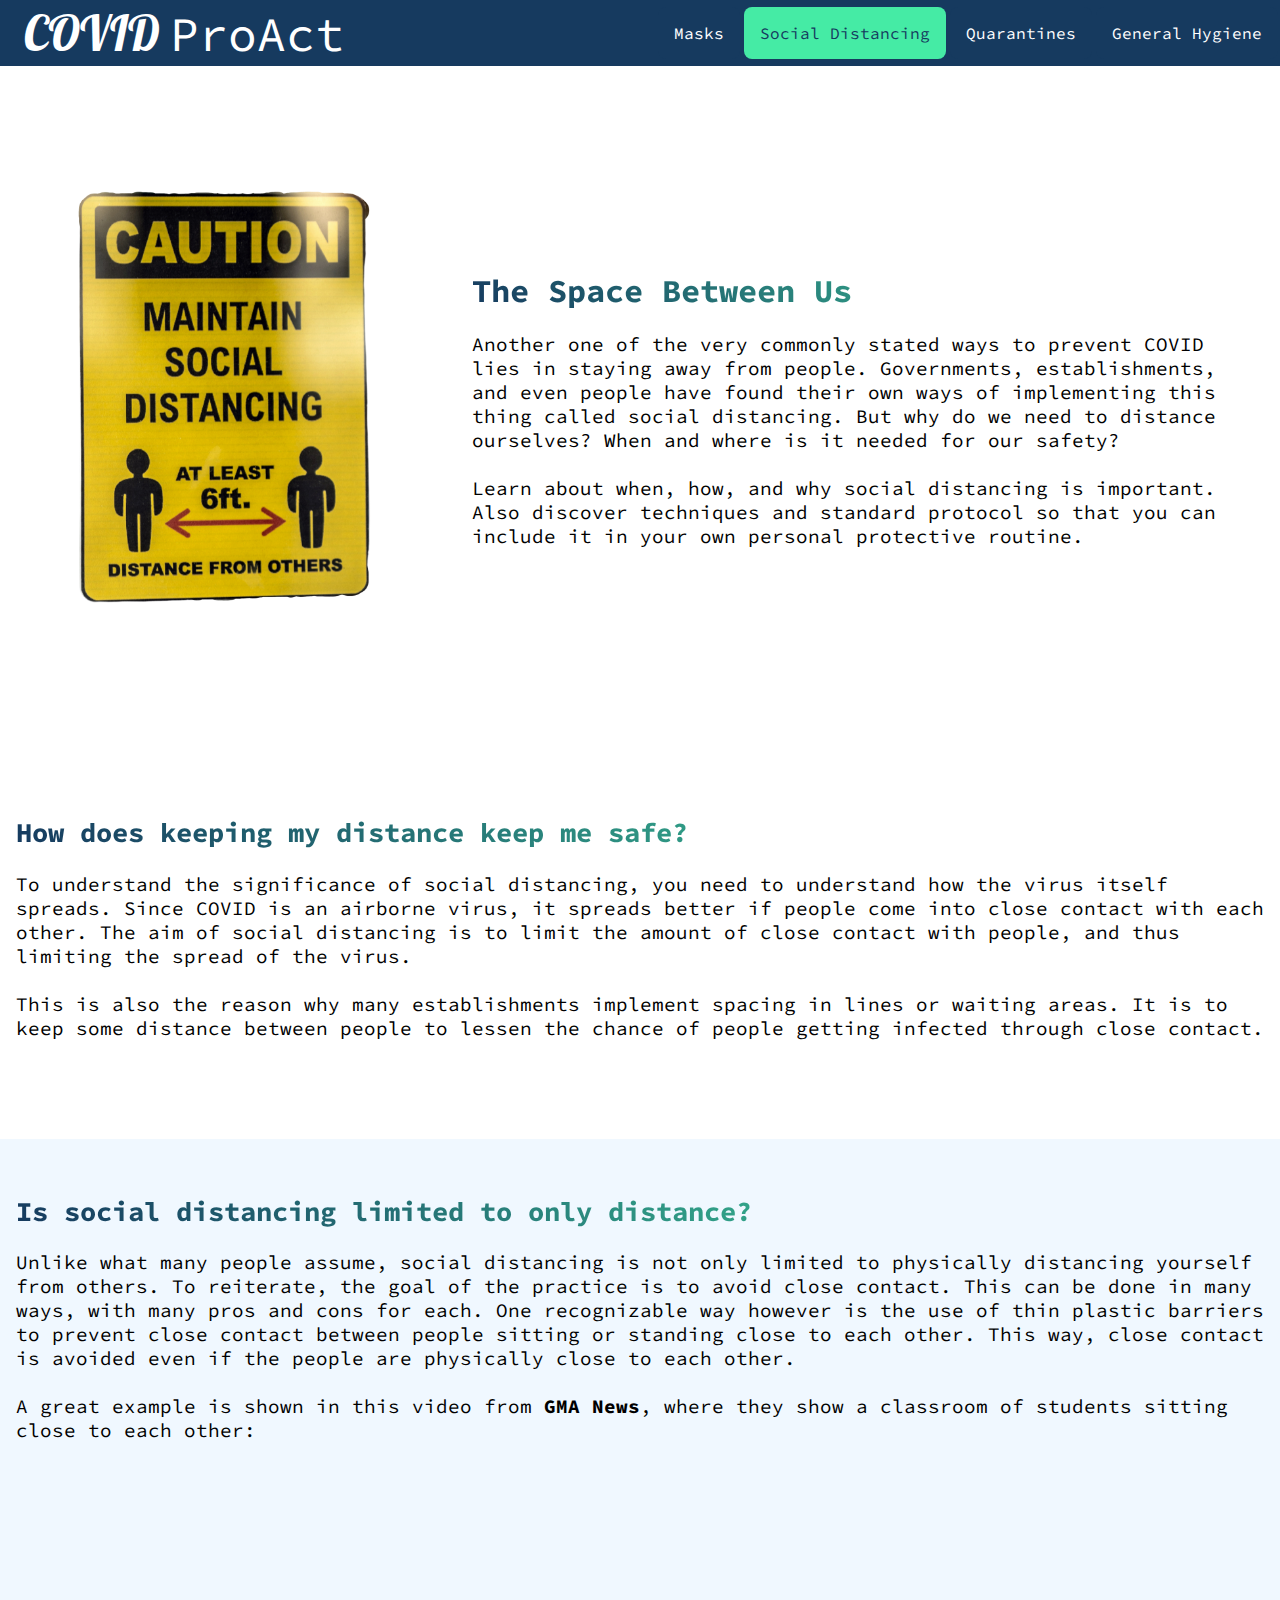
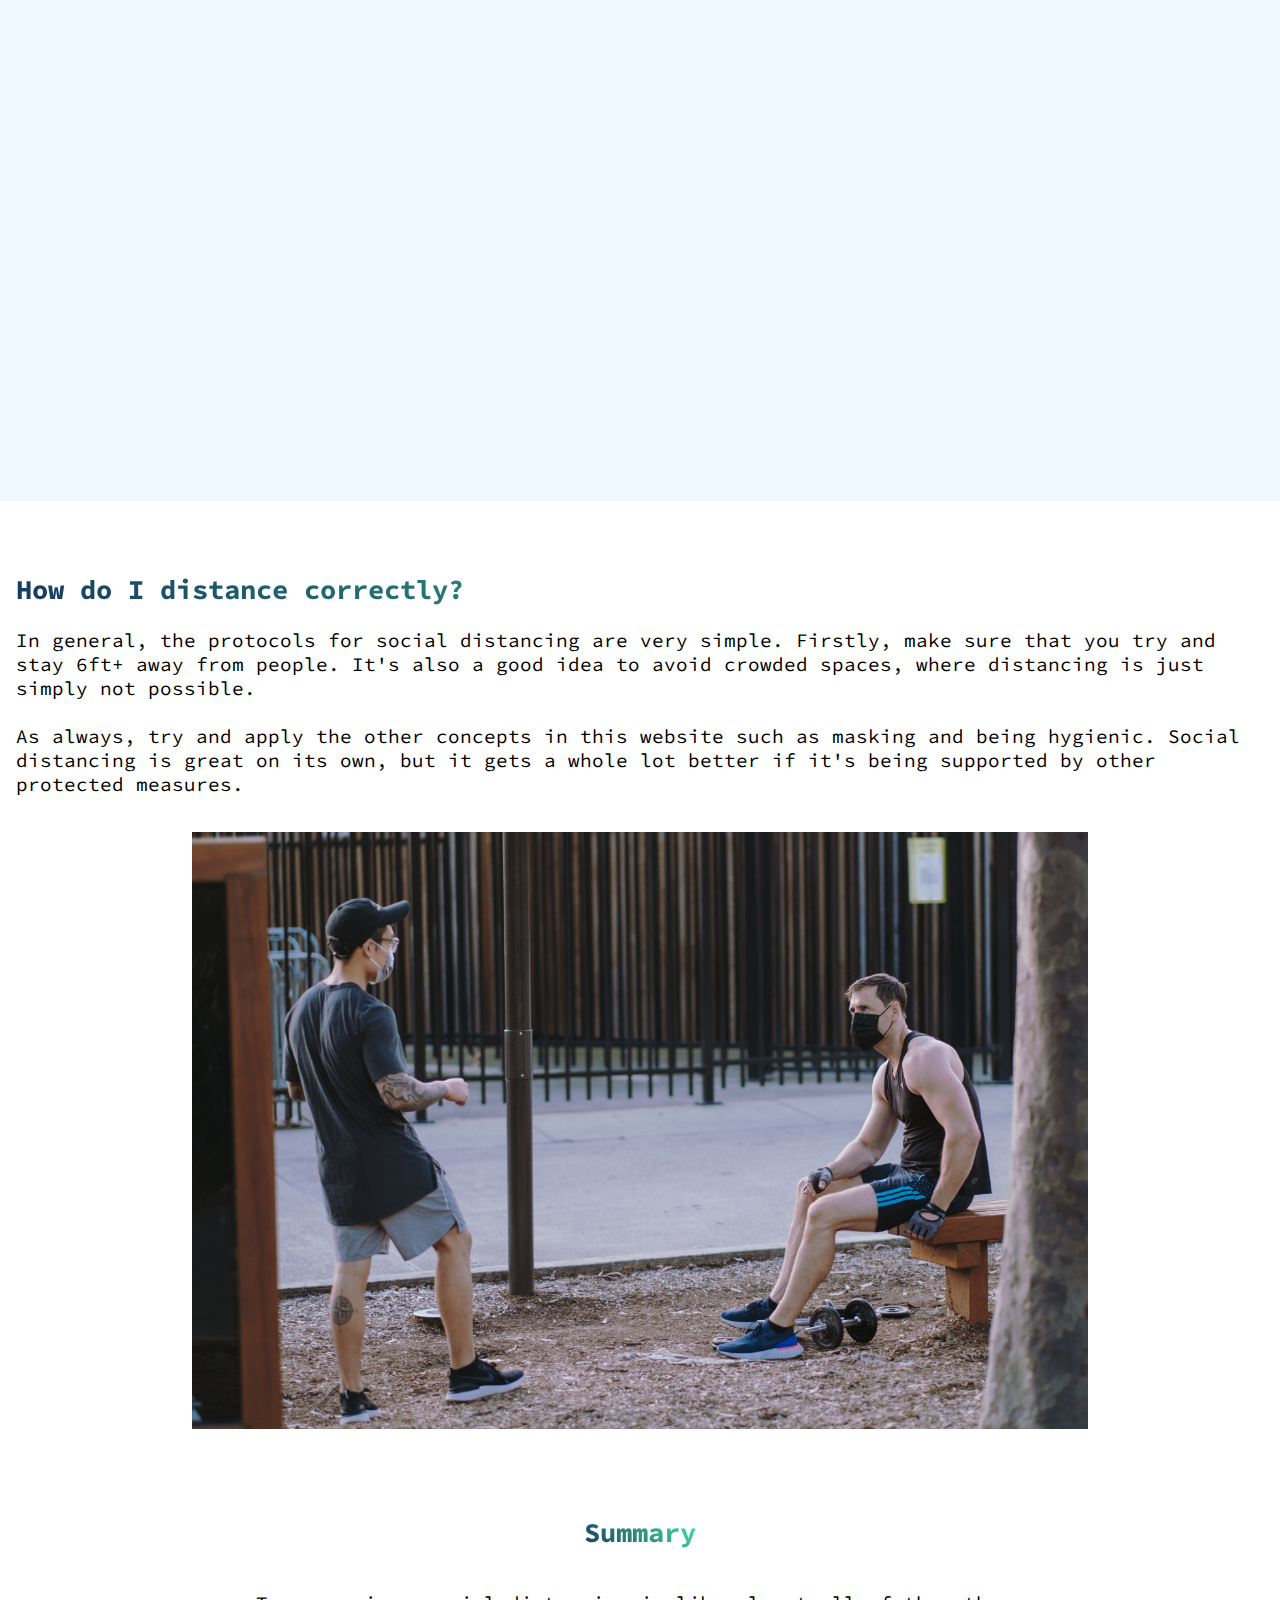
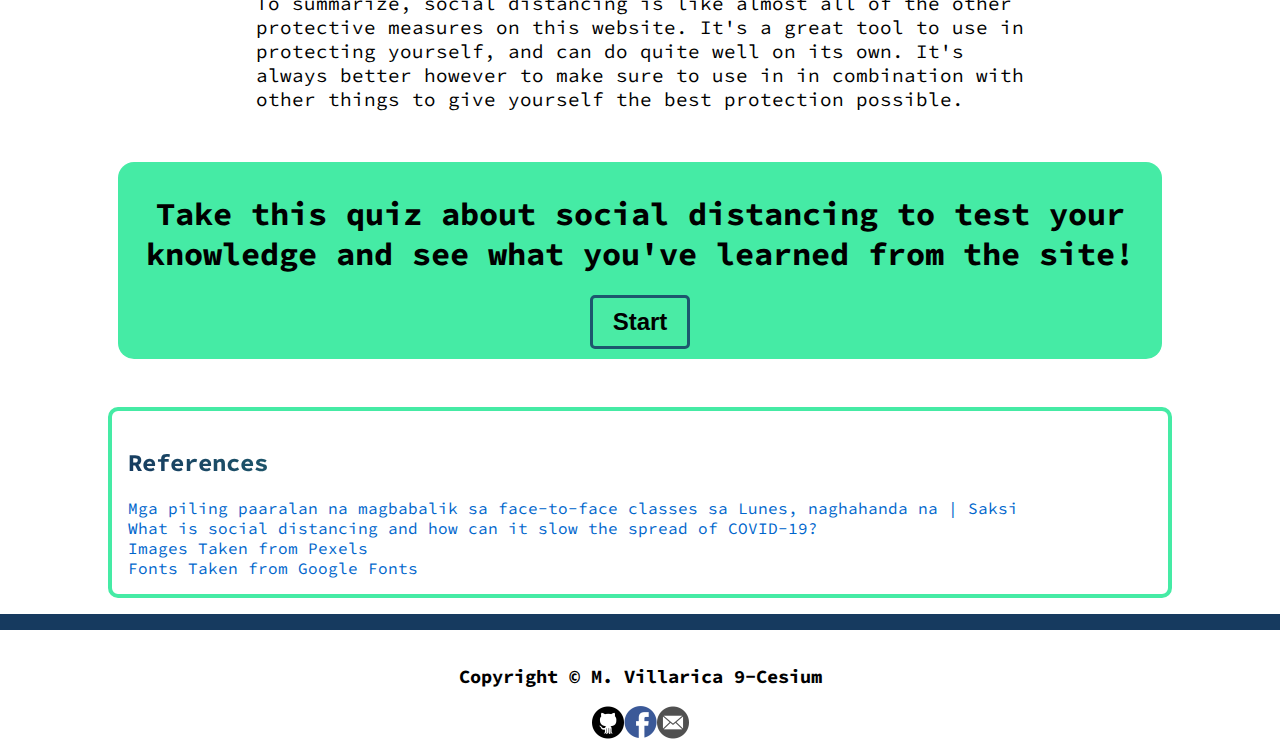
<file: html/distance.html>
<!DOCTYPE html>
<html lang="en">

<head>
    <meta charset="UTF-8">
    <meta name="viewport" content="width=device-width, initial-scale=1.0">

    <meta name="author" content="Miguel Villarica">
    <meta name="keywords" content="COVID, protection, distancing">


    <!--stylesheets-->
    <link rel="stylesheet" href="../css/extra/constant.css">
    <link rel="stylesheet" href="../css/distancing.css">
    <link rel="stylesheet" href="../css/extra/quiz.css">
    <link rel="stylesheet" href="https://fonts.googleapis.com/icon?family=Material+Icons">
    <script src="../javascript/nav.js" defer></script>
    <script src="../javascript/distancingQuiz.js" defer></script>

    <link rel="icon" href="../resources/images/websiteLogo.svg">
    <title>COVID ProAct: Distancing</title>
</head>

<body>
    <nav class="navbar">
        <a href="../index.html" class="nav-title">COVID <span>ProAct</span> </a>
        <a href="masks.html" class="nav-link">Masks</a>
        <a href="distance.html" class="nav-link current-page">Social Distancing</a>
        <a href="quarantine.html" class="nav-link">Quarantines</a>
        <a href="hygiene.html" class="nav-link">General Hygiene</a>
        <button class="nav-button" onclick="openNav()">
            <span class="material-icons nav-btn-icon">menu</span>
        </button>
    </nav>

    <main>
        <section class="distancing-intro">
            <img src="../resources/images/distancing-img-nobg.png" alt="COVID" class="intro-img">
            <article class="intro-text">
                <h1 class="gradient">The Space Between Us</h1>
                <p>
                    Another one of the very commonly stated ways to prevent COVID lies in staying away from people.
                    Governments, establishments, and even people have found their own ways of implementing this thing
                    called social distancing. But why do we need to distance ourselves? When and where is it needed for
                    our safety?
                    <br><br>
                    Learn about when, how, and why social distancing is important. Also discover techniques and standard
                    protocol so that you can include it in your own personal protective routine.
                </p>
            </article>
        </section>

        <section class="distancing-explain">
            <article class="explain-text">
                <h2 class="gradient">How does keeping my distance keep me safe?</h2>
                <p>
                    To understand the significance of social distancing, you need to understand how the virus itself
                    spreads. Since COVID is an airborne virus, it spreads better if people come into close contact with
                    each other. The aim of social distancing is to limit the amount of close
                    contact with people, and thus limiting the spread of the virus.
                    <br><br>
                    This is also the reason why many establishments implement spacing in lines or waiting areas. It is
                    to keep some distance between people to lessen the chance of people getting infected through close
                    contact.
                </p>
            </article>
        </section>

        <section class="distancing-video">
            <article class="video-text">
                <h2 class="gradient">Is social distancing limited to only distance?</h2>
                <p>
                    Unlike what many people assume, social distancing is not only limited to physically distancing
                    yourself from others. To reiterate, the goal of the practice is to avoid close contact. This can be
                    done in many ways, with many pros and cons for each. One recognizable way however is the use of thin
                    plastic barriers to prevent close contact between people sitting or standing close to each other.
                    This way, close contact is avoided even if the people are physically close to each other.
                    <br><br>
                    A great example is shown in this video from <strong>GMA News</strong>, where they show a classroom
                    of students sitting close to each other:
                </p>
            </article>
            <iframe src="https://www.youtube.com/embed/taTDwhVojH0?&autoplay=1&mute=1" title="YouTube video player"
                frameborder="0"
                allow="accelerometer; autoplay; clipboard-write; encrypted-media; gyroscope; picture-in-picture"
                allowfullscreen class="yt-video">
            </iframe>
        </section>

        <section class="correct-distancing">
            <article class="correct-text">
                <h2 class="gradient">How do I distance correctly?</h2>
                <p>
                    In general, the protocols for social distancing are very simple. Firstly, make sure that you try and
                    stay 6ft+ away from people. It's also a good idea to avoid crowded spaces, where distancing is just
                    simply not possible.
                    <br><br>
                    As always, try and apply the other concepts in this website such as masking and being hygienic.
                    Social distancing is great on its own, but it gets a whole lot better if it's being supported by
                    other protected measures.
                </p>
            </article>
            <img src="../resources/images/distancingPage/distance-conversation.jpg"
                alt="Socially Distanced Conversation">
        </section>

        <article class="summary">
            <h2 class="gradient">Summary</h2>
            <p>
                To summarize, social distancing is like almost all of the other protective measures on this website.
                It's a great tool to use in protecting yourself, and can do quite well on its own. It's always better
                however to make sure to use in in combination with other things to give yourself the best protection
                possible.
            </p>
        </article>

        <!-- !Quiz starts below -->
        <section class="quiz-container" id="quiz-container">
            <div id="item-container" class="hide">
                <div class="quiz-stats">
                    <div id="checker" class="checker">Checking...</div>
                    <div id="score" class="score">0</div>
                </div>
                <!-- Holds the question. Text supplied in javascript -->
                <div id="question" class="question"></div>
                <!-- Answer buttons. Answers supplied in javascript -->
                <div id="ans-btns" class="btn-grid">
                    <button class="btn"></button>
                    <button class="btn"></button>
                    <button class="btn"></button>
                    <button class="btn"></button>
                </div>
            </div>
            <!-- Quiz controls -->
            <article id="start-text" class="start-text">
                <h1 class="start-msg">
                    Take this quiz about social distancing to test your knowledge and see what you've learned from the
                    site!
                </h1>
            </article>
            <div class="controls">
                <button id="start-btn" class="start-btn btn">Start</button>
                <button id="next-btn" class="next-btn btn hide">Next</button>
                <button id="end-btn" class="end-btn btn hide">Finish Quiz</button>
            </div>
            <article id="end-text" class="end-text hide">
                <h1 class="end-msg">Thank you for answering this quiz. I hope you learned something from this website!
                </h1>
                <h2 class="final-score" id="final-score"></h2>
            </article>
        </section>

        <section class="references">
            <h2 class="gradient">References</h2>
            <a href="https://www.youtube.com/watch?v=taTDwhVojH0">Mga piling paaralan na magbabalik sa face-to-face
                classes sa Lunes, naghahanda na | Saksi</a>
            <a href="https://hub.jhu.edu/2020/03/13/what-is-social-distancing/">What is social distancing and how can it
                slow the spread of COVID-19? </a>
            <a href="https://www.pexels.com/">Images Taken from Pexels</a>
            <a href="https://fonts.google.com/">Fonts Taken from Google Fonts</a>
        </section>
    </main>

    <footer>
        <h3 class="copyright">
            Copyright © M. Villarica 9-Cesium
        </h3>
        <div class="social-container">
            <a href="https://github.com/MiguelMVil"></a>
            <a href="https://www.facebook.com/miguel.villarica.523/"></a>
            <a href="https://discord.gg/FzJuDTVM"></a>
        </div>
    </footer>
</body>

</html>
</file>
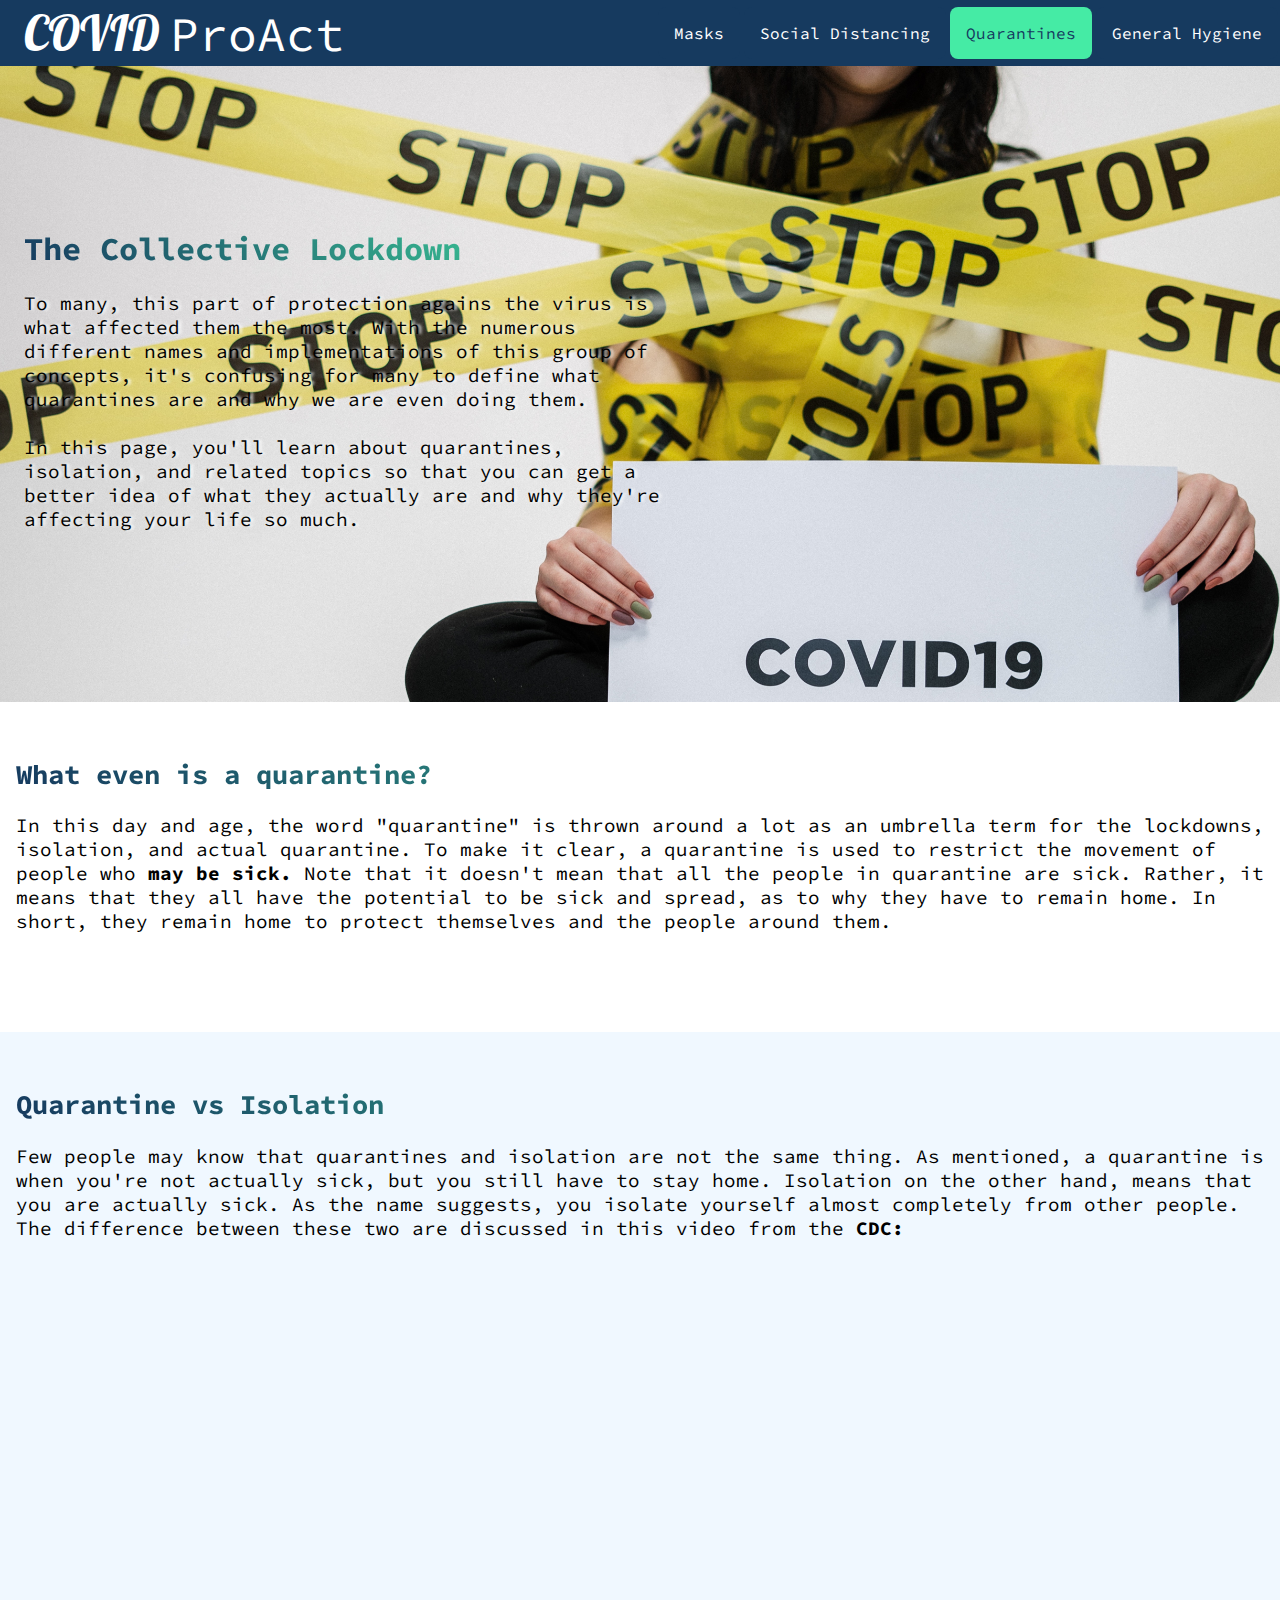
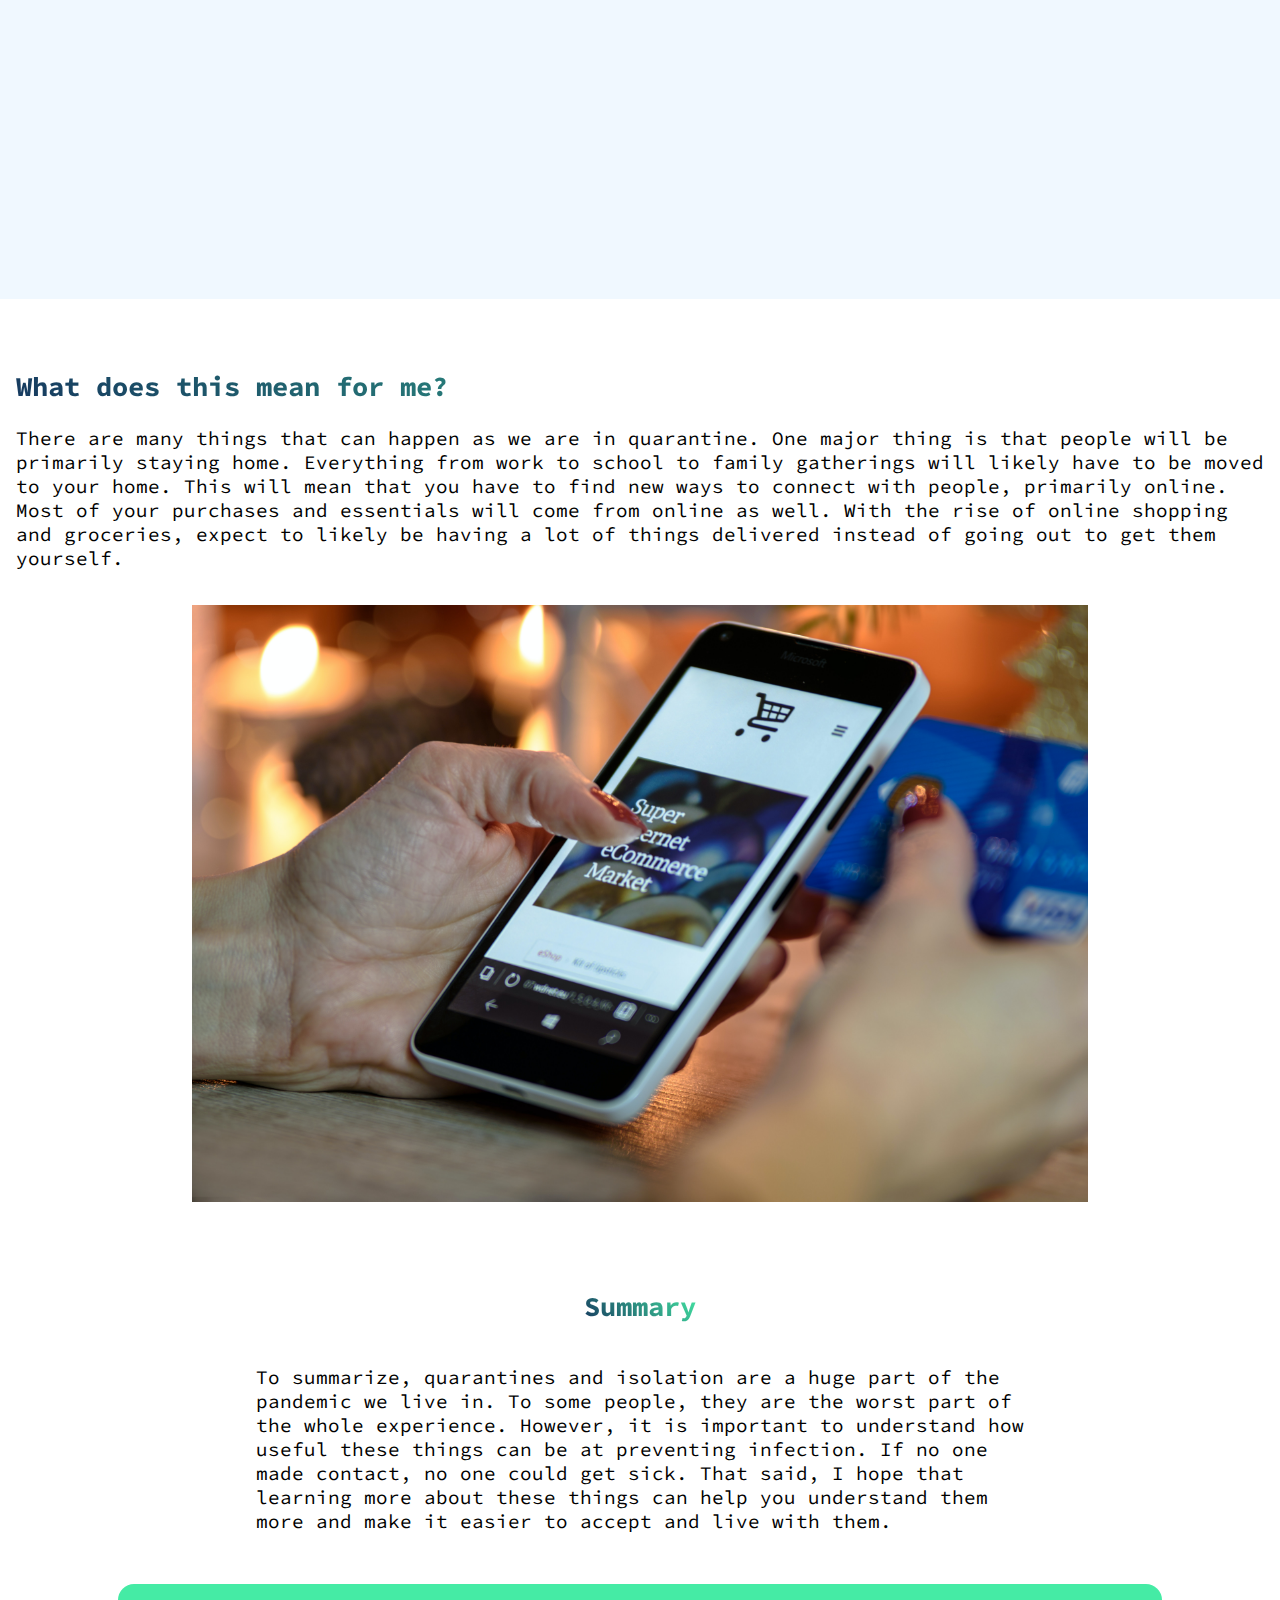
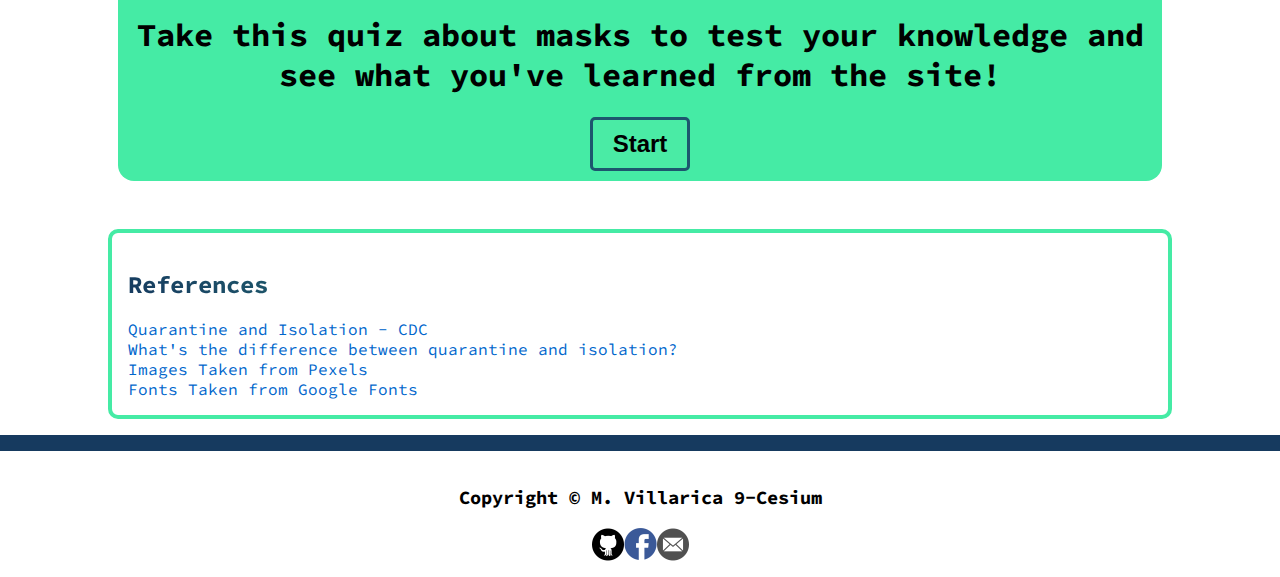
<file: html/quarantine.html>
<!DOCTYPE html>
<html lang="en">

<head>
    <meta charset="UTF-8">
    <meta name="viewport" content="width=device-width, initial-scale=1.0">

    <meta name="author" content="Miguel Villarica">
    <meta name="keywords" content="COVID, Protection, quarantine">

    <!--stylesheets-->
    <link rel="stylesheet" href="../css/quarantine.css">
    <link rel="stylesheet" href="../css/extra/constant.css">
    <link rel="stylesheet" href="../css/extra/quiz.css">
    <link rel="stylesheet" href="https://fonts.googleapis.com/icon?family=Material+Icons">
    <script src="../javascript/nav.js" defer></script>
    <script src="../javascript/quarantineQuiz.js" defer></script>

    <link rel="icon" href="../resources/images/websiteLogo.svg">
    <title>COVID ProAct: Quarantines</title>
</head>

<body>
    <nav class="navbar">
        <a href="../index.html" class="nav-title">COVID <span>ProAct</span> </a>
        <a href="masks.html" class="nav-link">Masks</a>
        <a href="distance.html" class="nav-link">Social Distancing</a>
        <a href="quarantine.html" class="nav-link current-page">Quarantines</a>
        <a href="hygiene.html" class="nav-link">General Hygiene</a>
        <button class="nav-button" onclick="openNav()">
            <span class="material-icons nav-btn-icon">menu</span>
        </button>
    </nav>

    <main>
        <section class="quarantine-intro">
            <article class="intro-text">
                <h1 class="gradient">The Collective Lockdown</h1>
                <p>
                    To many, this part of protection agains the virus is what affected them the most. With the numerous
                    different names and implementations of this group of concepts, it's confusing for many to define
                    what quarantines are and why we are even doing them.
                    <br><br>
                    In this page, you'll learn about quarantines,
                    isolation, and related topics so that you can get a better idea of what they actually are and why
                    they're affecting your life so much.
                </p>
            </article>
        </section>

        <section class="quarantine-explain">
            <article class="explain-text">
                <h2 class="gradient">What even is a quarantine?</h2>
                <p>
                    In this day and age, the word "quarantine" is thrown around a lot as an umbrella term for the
                    lockdowns, isolation, and actual quarantine. To make it clear, a quarantine is used to restrict the
                    movement of people who <strong>may be sick.</strong> Note that it doesn't mean that all the people
                    in quarantine are sick. Rather, it means that they all have the potential to be sick and spread, as
                    to why they have to remain home. In short, they remain home to protect themselves and the people
                    around them.
                </p>
            </article>
        </section>

        <section class="quarantine-video">
            <article class="video-text">
                <h2 class="gradient">Quarantine vs Isolation</h2>
                <p>
                    Few people may know that quarantines and isolation are not the same thing. As mentioned, a
                    quarantine is when you're not actually sick, but you still have to stay home. Isolation on the other
                    hand, means that you are actually sick. As the name suggests, you isolate yourself almost completely
                    from other people. The difference between these two are discussed in this video from the
                    <strong>CDC: </strong>
                </p>
            </article>
            <iframe src="https://www.youtube.com/embed/l3s75_X8Xjs?&autoplay=1&mute=1" title="YouTube video player"
                frameborder="0"
                allow="accelerometer; autoplay; clipboard-write; encrypted-media; gyroscope; picture-in-picture"
                allowfullscreen class="yt-video">
            </iframe>
        </section>

        <section class="quarantine-meaning">
            <article class="meaning-text">
                <h2 class="gradient">What does this mean for me?</h2>
                <p>
                    There are many things that can happen as we are in quarantine. One major thing is that people will
                    be primarily staying home. Everything from work to school to family gatherings will likely have to
                    be moved to your home. This will mean that you have to find new ways to connect with people,
                    primarily online. Most of your purchases and essentials will come from online as well. With the rise
                    of online shopping and groceries, expect to likely be having a lot of things delivered instead of
                    going out to get them yourself.
                </p>
            </article>
            <img src="../resources/images/quarantinePage/online-shopping.jpg" alt="Online Shopping">
        </section>


        <article class="summary">
            <h2 class="gradient">Summary</h2>
            <p>
                To summarize, quarantines and isolation are a huge part of the pandemic we live in. To some people, they
                are the worst part of the whole experience. However, it is important to understand how useful these
                things can be at preventing infection. If no one made contact, no one could get sick. That said, I hope
                that learning more about these things can help you understand them more and make it easier to accept and
                live with them.
            </p>
        </article>

        <!-- !Quiz starts below -->
        <section class="quiz-container" id="quiz-container">
            <div id="item-container" class="hide">
                <div class="quiz-stats">
                    <div id="checker" class="checker">Checking...</div>
                    <div id="score" class="score">0</div>
                </div>
                <!-- Holds the question. Text supplied in javascript -->
                <div id="question" class="question"></div>
                <!-- Answer buttons. Answers supplied in javascript -->
                <div id="ans-btns" class="btn-grid">
                    <button class="btn"></button>
                    <button class="btn"></button>
                    <button class="btn"></button>
                    <button class="btn"></button>
                </div>
            </div>
            <!-- Quiz controls -->
            <article id="start-text" class="start-text">
                <h1 class="start-msg">
                    Take this quiz about masks to test your knowledge and see what you've learned from the site!
                </h1>
            </article>
            <div class="controls">
                <button id="start-btn" class="start-btn btn">Start</button>
                <button id="next-btn" class="next-btn btn hide">Next</button>
                <button id="end-btn" class="end-btn btn hide">Finish Quiz</button>
            </div>
            <article id="end-text" class="end-text hide">
                <h1 class="end-msg">Thank you for answering this quiz. I hope you learned something from this website!
                </h1>
                <h2 class="final-score" id="final-score"></h2>
            </article>
        </section>

        <section class="references">
            <h2 class="gradient">References</h2>
            <a href="https://www.cdc.gov/quarantine/index.html">Quarantine and Isolation - CDC</a>
            <a href="https://www.youtube.com/watch?v=l3s75_X8Xjs">What's the difference between quarantine and
                isolation?</a>
            <a href="https://www.pexels.com/">Images Taken from Pexels</a>
            <a href="https://fonts.google.com/">Fonts Taken from Google Fonts</a>
        </section>
    </main>

    <footer>
        <h3 class="copyright">
            Copyright © M. Villarica 9-Cesium
        </h3>
        <div class="social-container">
            <a href="https://github.com/MiguelMVil"></a>
            <a href="https://www.facebook.com/miguel.villarica.523/"></a>
            <a href="https://discord.gg/FzJuDTVM"></a>
        </div>
    </footer>
</body>

</html>
</file>
<file: css/extra/constant.css>
@import url("https://fonts.googleapis.com/css2?family=Lobster&display=swap");
@import url("https://fonts.googleapis.com/css2?family=Source+Code+Pro&display=swap");

:root {
	font-size: 16px;
	font-family: "Source Code Pro", sans-serif;

	/* !custom scrollbars for firefox */
	scrollbar-width: thin;
	scrollbar-color: #45eba5 #fff;
}

/* !Special scrollbars */
body::-webkit-scrollbar {
	width: 0.4rem;
}
body::-webkit-scrollbar-track {
	background-color: #fff;
}
body::-webkit-scrollbar-thumb {
	background-color: #45eba5;
}

/* !html and body styling */
html {
	width: 100%;
	height: 100%;
}

body {
	display: flex;
	flex-direction: column;
	align-items: center;

	margin: 0;
	padding: 0;
	overflow-x: hidden;

	width: 100%;
	height: 100%;

	color: #000000;
	background-color: #ffffff;
}

/* !Special text styling */
.gradient {
	background-image: linear-gradient(45deg, #163a5f, #45eba5);
	background-clip: text;
	color: transparent;

	/* *Chrome compatability */
	-webkit-background-clip: text;
}

/* !regular screen nav */
/* layout and sizing of main bar */
nav {
	display: flex;
	align-items: center;
	justify-content: flex-start;

	position: fixed;
	top: 0;

	width: 100vw;
	height: 3.5rem;
	/* *Makes sure nav is always on top */
	z-index: 999999999;
	padding: 5px;

	background-color: #163a5f;
}

/* general nav links */
.nav-link {
	width: max-content;
	margin: 2px;
	padding: 1rem;

	text-decoration: none;
	color: white;
	background-color: #163a5f;
	border-radius: 0.5rem;
	font-family: "Source Code Pro", sans-serif;
}

/* nav link hover effect */
.nav-link:hover {
	color: #163a5f;
	background-color: darkgray;
}

/* nav title styling */
.nav-title {
	margin-right: auto;
	margin-left: 1.5rem;

	font-size: 3rem;
	font-family: "Lobster";
	color: white;
	text-decoration: none;
}
/* for "ProAct" part of title */
.nav-title > span {
	font-family: "Source Code Pro", sans-serif;
}

/* styles link of current page */
.nav-link.current-page {
	color: #163a5f;
	background-color: #45eba5;
}

/* menu button with large screen */
.nav-button {
	display: none;
}

/* !small screen nav */
@media screen and (max-width: 1000px) {
	/* prevents title removal */
	.navbar a:not(:first-of-type) {
		display: none;
	}

	/* displays nav button  */
	.nav-button {
		display: block;
		border-radius: 0.5rem;
		margin-right: 1rem;
		border-width: 0px;
		padding: 0.5rem;

		color: white;
		background-color: #163a5f;
	}

	/* hover effect of button */
	.nav-button:hover {
		color: #163a5f;
		background-color: white;
	}

	/* places button at top right */
	.nav-title {
		margin-right: auto;
	}

	/* !BELOW: styles for when after nav-btn is clicked */

	/* centers title when menu open */
	.navbar.responsive .nav-title {
		margin-left: auto;
		width: max-content;
	}

	/* stacks the links below the title */
	.navbar.responsive {
		flex-direction: column;
		justify-content: flex-start;

		margin: 0;
		height: fit-content;
	}

	/* displays the stacked links */
	.navbar.responsive .nav-link {
		display: block;

		text-align: center;
		width: 100%;
		border-radius: 0;
		margin: 0;
	}
}

/* !Main content styling */

main {
	display: flex;
	flex-direction: column;
	align-items: center;

	margin-top: 3.5rem;
	/* padding: 0.5rem; */
	width: 100%;
}

/* !youtube videos */
.yt-video {
	width: 80vw;
	height: 45vw;
}

/* !references */
.references {
	display: flex;
	flex-direction: column;

	width: 80vw;
	height: max-content;
	padding: 1rem;
	margin: 1rem;
	border: 0.25rem solid #45eba5;
	border-radius: 10px;
}

.references > a {
	text-decoration: none;
	color: #0066cc;
}

/* !footer styles */
footer {
	display: flex;
	flex-direction: column;
	align-items: center;

	width: 100%;
	height: max-content;
	padding: 1rem;

	border-top: 1rem solid #163a5f;
	background-color: #fff;
	color: #000;
}

.social-container {
	display: flex;
	width: max-content;
	align-items: space-evenly;
	justify-content: center;
}

footer a:nth-of-type(1) {
	display: block;
	background: url("../../resources/images/icon-sprite.jpg") no-repeat 80.282%
		70.492%;
	width: 32px;
	height: 33px;
}

footer a:nth-of-type(2) {
	display: block;
	background: url("../../resources/images/icon-sprite.jpg") no-repeat 39.859%
		70.109%;
	width: 33px;
	height: 32px;
}

footer a:nth-of-type(3) {
	display: block;
	background: url("../../resources/images/icon-sprite.jpg") no-repeat 9.683%
		70.492%;
	width: 32px;
	height: 33px;
}

footer a:hover {
	transform: scale(95%);
}
</file>
<file: css/distancing.css>
/* !intro styles */
.distancing-intro {
	display: flex;
	align-items: center;
	justify-content: space-around;

	width: 100%;
	padding: 1rem;
}

.intro-img {
	width: min(35rem, 35vw);
}

.intro-text {
	padding: 1.5rem;
	font-size: 1.2rem;
}

.intro-text > h1 {
	font-size: 2rem;
}

/* !homepage intro: small screens */
@media screen and (max-width: 1000px) {
	.distancing-intro {
		flex-direction: column;
	}
}

/* !distancing explanation */
.distancing-explain {
	display: flex;
	flex-direction: column;
	align-items: center;

	width: 100%;
	height: max-content;
	padding: 1rem;
	padding-bottom: 3rem;
	margin-bottom: 1rem;
}

.explain-text {
	padding: 1rem;
	font-size: 1.2rem;
}

.explain-text > h2 {
	font-size: 1.7rem;
}

/* !distancing-video */
.distancing-video {
	display: flex;
	flex-direction: column;
	align-items: center;

	width: 100%;
	height: max-content;
	padding: 1rem;
	padding-bottom: 3rem;
	margin-bottom: 1rem;

	background-color: aliceblue;
}

.video-text {
	padding: 1rem;
	font-size: 1.2rem;
}

.video-text > h2 {
	font-size: 1.7rem;
}

/* !correct distancing procedure */
.correct-distancing {
	display: flex;
	flex-direction: column;
	align-items: center;

	width: 100%;
	height: max-content;
	padding: 1rem;
	padding-bottom: 3rem;
	margin-bottom: 1rem;
}

.correct-text {
	padding: 1rem;
	font-size: 1.2rem;
}

.correct-text > h2 {
	font-size: 1.7rem;
}

.correct-distancing > img {
	width: 70vw;
}

/* !summary */
.summary {
	display: flex;
	flex-direction: column;
	align-items: center;

	width: 60vw;
	height: max-content;
}

.summary > h2 {
	font-size: 1.7rem;
}

.summary > p {
	font-size: 1.2rem;
}
</file>
<file: css/extra/quiz.css>
.quiz-container {
	position: relative;
	width: 80vw;
	border-radius: 1rem;
	padding: 10px;
	margin: 2rem;

	font-size: 1.5rem;
	background-color: #45eba5;

	transition: background-color 0.5s ease;
}

.quiz-container.correct {
	background-color: #90ee90;
}

.quiz-container.wrong {
	background-color: #d87070;
}

.start-text {
	display: flex;
	flex-direction: column;
	align-items: center;
}

.start-msg {
	font-size: 2rem;
	text-align: center;
}

.quiz-stats {
	display: flex;
	align-content: center;

	margin: 1rem 0;
}

.checker {
	background-color: white;
	border: 3px solid #1d566e;
	border-radius: 2rem;
	padding: 6px;
}

.score {
	margin-left: auto;
	background-color: white;
	border: 3px solid #1d566e;
	border-radius: 2rem;
	padding: 6px;
}

.score::before {
	content: "Score: ";
}

.question {
	width: 100%;
	text-align: center;
}

.btn-grid {
	display: grid;
	grid-template-columns: repeat(2, auto);
	gap: 10px;

	margin: 1rem 0;
}

.btn {
	padding: 5px 10px;
	border-radius: 5px;
	border: 3px solid #1d566e;

	background-color: #21aba5;
	font-size: 1.3rem;
	color: #ffffff;

	transition: background-color 0.5s ease;
	cursor: pointer;
}

.btn:disabled {
	cursor: not-allowed;
}

.btn:hover:enabled {
	transform: scale(0.98);
}

.btn.correct {
	background-color: green;
	color: white;
}

.btn.wrong {
	background-color: red;
	color: white;
}

.start-btn,
.next-btn,
.end-btn {
	font-size: 1.5rem;
	font-weight: bold;
	padding: 10px 20px;
	background-color: #4aeba5;
	color: black;
}

.controls {
	display: flex;
	justify-content: center;
	align-items: center;
}

.end-text {
	display: flex;
	width: 100%;
	flex-direction: column;
	justify-content: center;
	align-items: center;
}

.end-msg {
	text-align: center;
}

.final-score::before {
	content: "Final Score: ";
	font-size: 2rem;
}

.hide {
	display: none;
}
</file>
<file: css/quarantine.css>
/* !intro styling */
.quarantine-intro {
	display: flex;
	align-items: center;
	justify-content: left;

	width: 100%;
	padding: 8rem;

	background-image: url("../resources/images/quarantine-img.jpg");
	background-position: top;
	background-size: cover;
	text-shadow: 3px 0px 3px #fff;
}

.intro-text {
	width: 50%;
	padding: 1.5rem;
	font-size: 1.2rem;
}

.intro-text > h1 {
	font-size: 2rem;
	text-shadow: none;
}

/* !intro: small screens */
@media screen and (max-width: 1000px) {
	.quarantine-intro {
		justify-content: center;
	}

	.intro-text {
		width: fit-content;
	}
}

/* !explanation */
.quarantine-explain {
	display: flex;
	flex-direction: column;
	align-items: center;

	width: 100%;
	height: max-content;
	padding: 1rem;
	padding-bottom: 3rem;
	margin-bottom: 1rem;
}

.explain-text {
	padding: 1rem;
	font-size: 1.2rem;
}

.explain-text > h2 {
	font-size: 1.7rem;
}

/* !quarantine-video */
.quarantine-video {
	display: flex;
	flex-direction: column;
	align-items: center;

	width: 100%;
	height: max-content;
	padding: 1rem;
	padding-bottom: 3rem;
	margin-bottom: 1rem;

	background-color: aliceblue;
}

.video-text {
	padding: 1rem;
	font-size: 1.2rem;
}

.video-text > h2 {
	font-size: 1.7rem;
}

/* !meaning */
.quarantine-meaning {
	display: flex;
	flex-direction: column;
	align-items: center;

	width: 100%;
	height: max-content;
	padding: 1rem;
	padding-bottom: 3rem;
	margin-bottom: 1rem;
}

.meaning-text {
	padding: 1rem;
	font-size: 1.2rem;
}

.meaning-text > h2 {
	font-size: 1.7rem;
}

.quarantine-meaning > img {
	width: 70vw;
}

/* !summary */
.summary {
	display: flex;
	flex-direction: column;
	align-items: center;

	width: 60vw;
	height: max-content;
}

.summary > h2 {
	font-size: 1.7rem;
}

.summary > p {
	font-size: 1.2rem;
}
</file>
